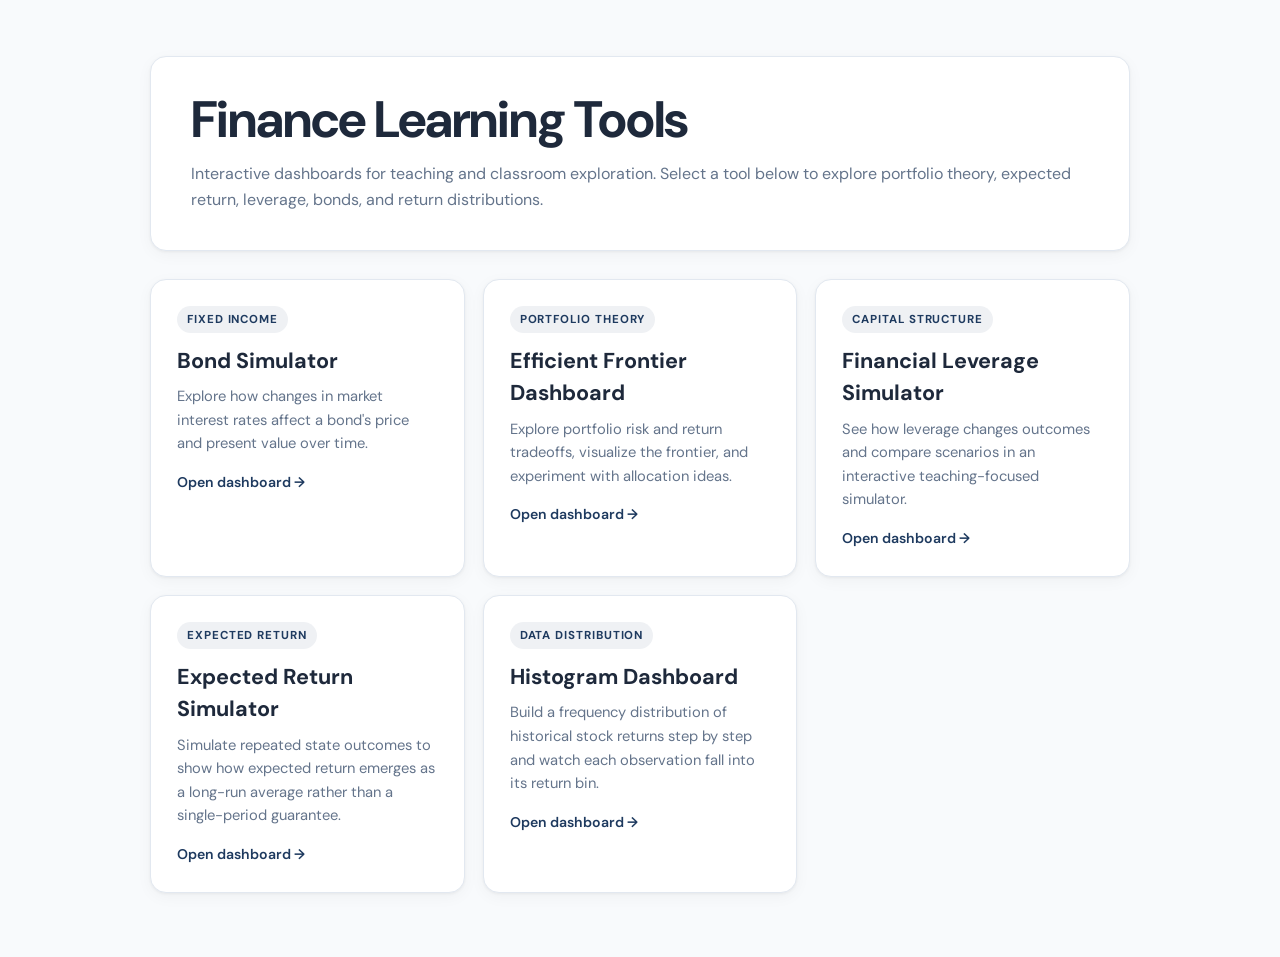
<file: index.html>
<!DOCTYPE html>
<html lang="en">
  <head>
    <meta charset="UTF-8" />
    <meta name="viewport" content="width=device-width, initial-scale=1.0" />
    <meta name="theme-color" content="#1e3a5f" />
    <link rel="icon" type="image/svg+xml" href="./favicon.svg" />
    <link rel="manifest" href="./manifest.json" />
    <link rel="stylesheet" href="./styles.css" />
    <title>Finance Learning Tools</title>
    <style>
      main {
        width: min(980px, calc(100% - 32px));
        margin: 0 auto;
        padding: 56px 0 64px;
      }

      .hero {
        margin-bottom: 28px;
        padding: 36px 40px;
        border: 1px solid var(--border);
        border-radius: var(--radius);
        background: var(--card);
        box-shadow: var(--shadow);
      }

      .eyebrow {
        margin: 0 0 12px;
        font-size: 0.78rem;
        font-weight: 700;
        letter-spacing: 0.14em;
        text-transform: uppercase;
        color: var(--accent);
      }

      h1 {
        font-size: clamp(2rem, 4.5vw, 3.2rem);
        font-weight: 700;
        line-height: 1.05;
        letter-spacing: -0.02em;
        color: var(--text);
      }

      .hero p {
        margin: 14px 0 0;
        font-size: 1rem;
        line-height: 1.65;
        color: var(--text-muted);
      }

      .grid {
        display: grid;
        grid-template-columns: repeat(auto-fit, minmax(260px, 1fr));
        gap: 18px;
      }

      .card {
        display: block;
        padding: 26px;
        border: 1px solid var(--border);
        border-radius: var(--radius);
        background: var(--card);
        box-shadow: var(--shadow);
        color: inherit;
        text-decoration: none;
        transition:
          transform 180ms ease,
          box-shadow 180ms ease,
          border-color 180ms ease;
      }

      .card:hover,
      .card:focus-visible {
        transform: translateY(-3px);
        border-color: rgba(30, 58, 95, 0.25);
        box-shadow: var(--shadow-lg);
      }

      .card-label {
        display: inline-block;
        margin-bottom: 12px;
        padding: 5px 10px;
        border-radius: 999px;
        background: var(--accent-light);
        font-size: 0.72rem;
        font-weight: 700;
        letter-spacing: 0.08em;
        text-transform: uppercase;
        color: var(--accent);
      }

      .card h2 {
        margin: 0 0 8px;
        font-size: 1.35rem;
        font-weight: 700;
        color: var(--text);
      }

      .card p {
        margin: 0;
        font-size: 0.92rem;
        line-height: 1.6;
        color: var(--text-muted);
      }

      .card .open-link {
        display: inline-block;
        margin-top: 16px;
        font-size: 0.88rem;
        font-weight: 600;
        color: var(--accent);
      }

      @media (max-width: 640px) {
        main {
          padding: 28px 0 40px;
        }
        .hero,
        .card {
          padding: 22px;
        }
      }
    </style>
  </head>
  <body>
    <main>
      <section class="hero">
        <h1>Finance Learning Tools</h1>
        <p>
          Interactive dashboards for teaching and classroom exploration.
          Select a tool below to explore portfolio theory, expected return,
          leverage, bonds, and return distributions.
        </p>
      </section>

      <section class="grid" aria-label="Dashboard list">
        <a class="card" href="./bond_simulator.html">
          <span class="card-label">Fixed Income</span>
          <h2>Bond Simulator</h2>
          <p>
            Explore how changes in market interest rates affect a bond's price
            and present value over time.
          </p>
          <span class="open-link">Open dashboard &rarr;</span>
        </a>

        <a class="card" href="./efficient_frontier_dashboard.html">
          <span class="card-label">Portfolio Theory</span>
          <h2>Efficient Frontier Dashboard</h2>
          <p>
            Explore portfolio risk and return tradeoffs, visualize the frontier,
            and experiment with allocation ideas.
          </p>
          <span class="open-link">Open dashboard &rarr;</span>
        </a>

        <a class="card" href="./financial_leverage_simulator.html">
          <span class="card-label">Capital Structure</span>
          <h2>Financial Leverage Simulator</h2>
          <p>
            See how leverage changes outcomes and compare scenarios in an
            interactive teaching-focused simulator.
          </p>
          <span class="open-link">Open dashboard &rarr;</span>
        </a>

        <a class="card" href="./expected_return_dashboard.html">
          <span class="card-label">Expected Return</span>
          <h2>Expected Return Simulator</h2>
          <p>
            Simulate repeated state outcomes to show how expected return
            emerges as a long-run average rather than a single-period guarantee.
          </p>
          <span class="open-link">Open dashboard &rarr;</span>
        </a>

        <a class="card" href="./histogram_dashboard.html">
          <span class="card-label">Data Distribution</span>
          <h2>Histogram Dashboard</h2>
          <p>
            Build a frequency distribution of historical stock returns step by
            step and watch each observation fall into its return bin.
          </p>
          <span class="open-link">Open dashboard &rarr;</span>
        </a>
      </section>
    </main>
  </body>
</html>
</file>
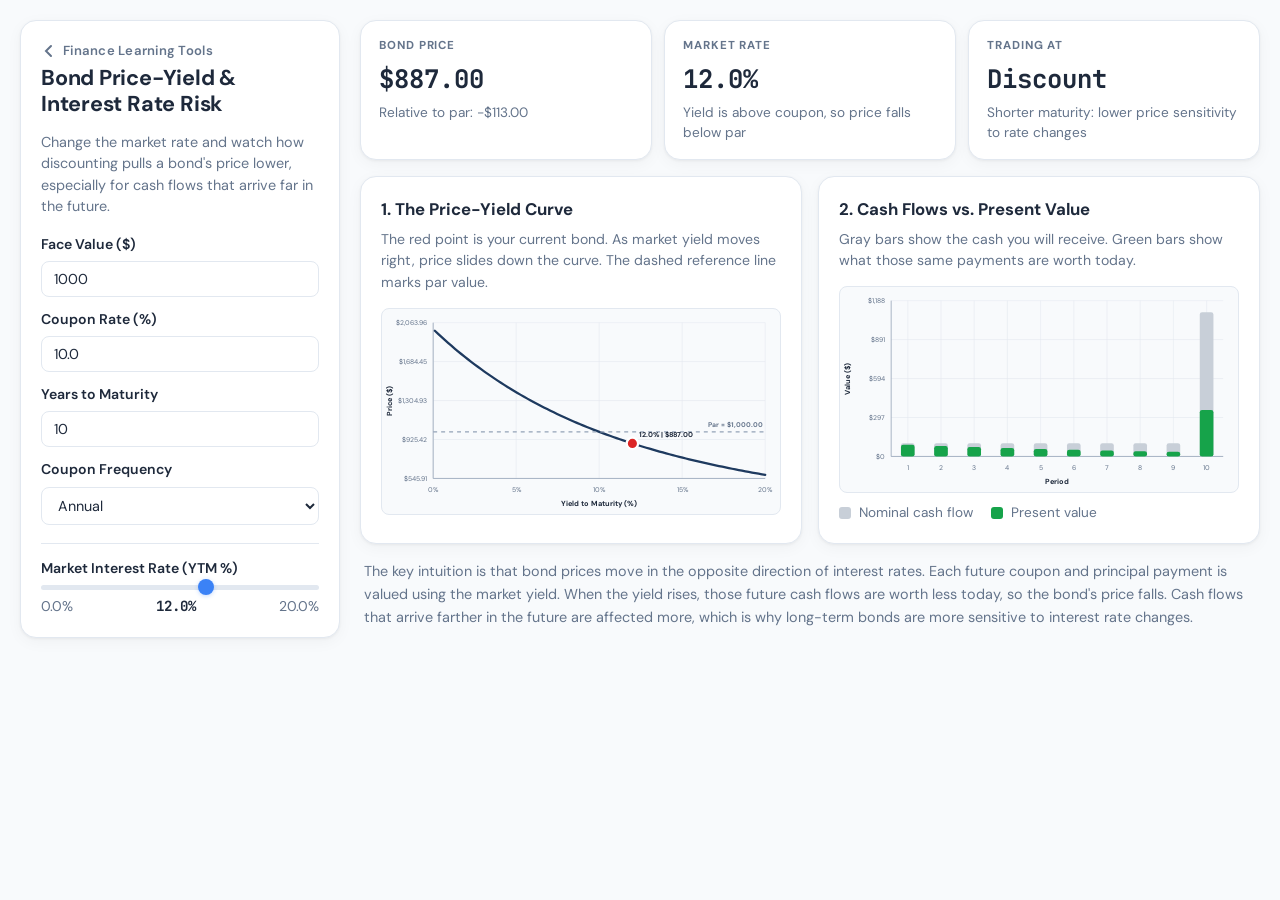
<file: bond_simulator.html>
<!DOCTYPE html>
<html lang="en">
<head>
  <meta charset="UTF-8">
  <meta name="viewport" content="width=device-width, initial-scale=1.0">
  <title>Bond Price-Yield &amp; Interest Rate Risk Simulator</title>
  <link rel="stylesheet" href="./styles.css" />
  <style>
    :root {
      --cash: #c8cfd8;
      --pv: #16a34a;
    }

    .page {
      display: grid;
      grid-template-columns: 320px minmax(0, 1fr);
      gap: 20px;
      padding: 20px;
      align-items: start;
    }

    .sidebar {
      padding: 20px;
      position: sticky;
      top: 20px;
      align-self: stretch;
    }

    .sidebar .page-header { margin-bottom: 14px; }
    .sidebar .page-header h1 { font-size: 1.35rem; }

    .sidebar .subtitle {
      margin: 0 0 16px;
      font-size: 0.9rem;
    }

    .controls {
      display: grid;
      gap: 12px;
    }

    .control {
      display: grid;
      gap: 6px;
    }

    .control label {
      font-size: 0.88rem;
      font-weight: 600;
    }

    .control input[type="number"],
    .control select {
      width: 100%;
    }

    .control input[type="range"] {
      width: 100%;
    }

    .divider {
      height: 1px;
      margin: 6px 0 2px;
      background: var(--border);
    }

    .slider-row {
      display: flex;
      justify-content: space-between;
      gap: 12px;
      align-items: center;
      color: var(--text-muted);
      font-size: 0.88rem;
    }

    .slider-row strong {
      font-family: 'JetBrains Mono', monospace;
      color: var(--text);
    }

    .content {
      display: grid;
      gap: 16px;
    }

    .metrics {
      display: grid;
      grid-template-columns: repeat(3, minmax(0, 1fr));
      gap: 12px;
    }

    .metric {
      padding: 16px 18px;
      min-height: 92px;
    }

    .metric-label {
      font-size: 0.72rem;
      text-transform: uppercase;
      letter-spacing: 0.08em;
      color: var(--text-muted);
      font-weight: 700;
    }

    .metric-value {
      margin-top: 6px;
      font-family: 'JetBrains Mono', monospace;
      font-size: clamp(1.3rem, 2vw, 1.8rem);
      font-weight: 700;
    }

    .metric-note {
      margin-top: 4px;
      color: var(--text-muted);
      font-size: 0.85rem;
    }

    .chart-grid {
      display: grid;
      grid-template-columns: repeat(2, minmax(0, 1fr));
      gap: 16px;
    }

    .card {
      padding: 20px;
    }

    .card h3 {
      margin: 0;
      font-size: 1.05rem;
      font-weight: 700;
    }

    .card p {
      margin: 6px 0 14px;
      color: var(--text-muted);
      font-size: 0.88rem;
      line-height: 1.55;
    }

    .chart {
      width: 100%;
      height: auto;
      display: block;
      border-radius: var(--radius-sm);
      background: var(--bg);
      border: 1px solid var(--border);
    }

    .legend {
      display: flex;
      gap: 18px;
      flex-wrap: wrap;
      margin-top: 10px;
      color: var(--text-muted);
      font-size: 0.85rem;
    }

    .legend-item {
      display: inline-flex;
      align-items: center;
      gap: 8px;
    }

    .swatch {
      width: 12px;
      height: 12px;
      border-radius: 3px;
    }

    .footer-note {
      padding: 0 4px;
      color: var(--text-muted);
      line-height: 1.6;
      font-size: 0.9rem;
    }

    @media (max-width: 1080px) {
      .page {
        grid-template-columns: 1fr;
      }

      .sidebar {
        position: static;
      }

      .chart-grid,
      .metrics {
        grid-template-columns: 1fr;
      }
    }
  </style>
</head>
<body>
  <div class="page">
    <aside class="sidebar panel">
      <a class="back-link" href="./index.html">
        <svg viewBox="0 0 16 16" fill="none" stroke="currentColor" stroke-width="2" stroke-linecap="round"><path d="M10 3L5 8l5 5"/></svg>
        Finance Learning Tools
      </a>
      <div class="page-header">
        <h1>Bond Price-Yield &amp; Interest Rate Risk</h1>
      </div>
      <p class="subtitle" style="color:var(--text-muted);font-size:0.9rem;margin-bottom:16px;">Change the market rate and watch how discounting pulls a bond's price lower, especially for cash flows that arrive far in the future.</p>

      <div class="controls">
        <div class="control">
          <label for="faceValue">Face Value ($)</label>
          <input id="faceValue" type="number" min="100" step="100" value="1000">
        </div>

        <div class="control">
          <label for="couponRate">Coupon Rate (%)</label>
          <input id="couponRate" type="number" min="0" max="25" step="0.1" value="10.0">
        </div>

        <div class="control">
          <label for="years">Years to Maturity</label>
          <input id="years" type="number" min="1" max="30" step="1" value="10">
        </div>

        <div class="control">
          <label for="frequency">Coupon Frequency</label>
          <select id="frequency">
            <option value="1" selected>Annual</option>
            <option value="2">Semiannual</option>
          </select>
        </div>

        <div class="divider"></div>

        <div class="control">
          <label for="ytm">Market Interest Rate (YTM %)</label>
          <input id="ytm" type="range" min="0" max="20" step="0.1" value="12.0">
          <div class="slider-row">
            <span>0.0%</span>
            <strong id="ytmValue">12.0%</strong>
            <span>20.0%</span>
          </div>
        </div>
      </div>
    </aside>

    <main class="content">
      <section class="metrics">
        <article class="metric panel">
          <div class="metric-label">Bond Price</div>
          <div class="metric-value" id="priceMetric">$0.00</div>
          <div class="metric-note" id="priceGapMetric">Relative to par: $0.00</div>
        </article>

        <article class="metric panel">
          <div class="metric-label">Market Rate</div>
          <div class="metric-value" id="rateMetric">0.0%</div>
          <div class="metric-note" id="couponVsRateMetric">Coupon and market yield match</div>
        </article>

        <article class="metric panel">
          <div class="metric-label">Trading At</div>
          <div class="metric-value" id="tradingMetric">Par</div>
          <div class="metric-note" id="durationHintMetric">Longer maturity means more sensitivity</div>
        </article>
      </section>

      <section class="chart-grid">
        <article class="card panel">
          <h3>1. The Price-Yield Curve</h3>
          <p>The red point is your current bond. As market yield moves right, price slides down the curve. The dashed reference line marks par value.</p>
          <svg id="curveChart" class="chart" viewBox="0 0 700 360" aria-label="Bond price yield curve"></svg>
        </article>

        <article class="card panel">
          <h3>2. Cash Flows vs. Present Value</h3>
          <p>Gray bars show the cash you will receive. Green bars show what those same payments are worth today.</p>
          <svg id="cashFlowChart" class="chart" viewBox="0 0 700 360" aria-label="Cash flow present value chart"></svg>
          <div class="legend">
            <span class="legend-item"><span class="swatch" style="background: var(--cash);"></span>Nominal cash flow</span>
            <span class="legend-item"><span class="swatch" style="background: var(--pv);"></span>Present value</span>
          </div>
        </article>
      </section>

      <section class="footer-note">
        The key intuition is that bond prices move in the opposite direction of interest rates. Each future coupon and principal payment is valued using the market yield. When the yield rises, those future cash flows are worth less today, so the bond's price falls. Cash flows that arrive farther in the future are affected more, which is why long-term bonds are more sensitive to interest rate changes.
      </section>
    </main>
  </div>

  <script>
    const controls = {
      faceValue: document.getElementById("faceValue"),
      couponRate: document.getElementById("couponRate"),
      years: document.getElementById("years"),
      frequency: document.getElementById("frequency"),
      ytm: document.getElementById("ytm")
    };

    const outputs = {
      ytmValue: document.getElementById("ytmValue"),
      priceMetric: document.getElementById("priceMetric"),
      priceGapMetric: document.getElementById("priceGapMetric"),
      rateMetric: document.getElementById("rateMetric"),
      couponVsRateMetric: document.getElementById("couponVsRateMetric"),
      tradingMetric: document.getElementById("tradingMetric"),
      durationHintMetric: document.getElementById("durationHintMetric"),
      curveChart: document.getElementById("curveChart"),
      cashFlowChart: document.getElementById("cashFlowChart")
    };

    function currency(value) {
      return new Intl.NumberFormat("en-US", {
        style: "currency",
        currency: "USD",
        maximumFractionDigits: 2
      }).format(value);
    }

    function percent(value) {
      return `${value.toFixed(1)}%`;
    }

    function clamp(value, min, max) {
      return Math.max(min, Math.min(max, value));
    }

    function getInputs() {
      return {
        faceValue: Math.max(Number(controls.faceValue.value) || 0, 100),
        couponRate: Math.max(Number(controls.couponRate.value) || 0, 0) / 100,
        years: clamp(Math.round(Number(controls.years.value) || 1), 1, 30),
        frequency: Number(controls.frequency.value) || 2,
        ytm: Math.max(Number(controls.ytm.value) || 0, 0) / 100
      };
    }

    function buildCashFlows({ faceValue, couponRate, years, frequency, ytm }) {
      const periods = years * frequency;
      const periodCoupon = (faceValue * couponRate) / frequency;
      const periodYtm = ytm / frequency;
      const flows = [];

      for (let t = 1; t <= periods; t += 1) {
        let nominalCashFlow = periodCoupon;
        if (t === periods) nominalCashFlow += faceValue;

        const discountFactor = 1 / Math.pow(1 + periodYtm, t);
        const presentValue = nominalCashFlow * discountFactor;

        flows.push({
          period: t,
          nominalCashFlow,
          discountFactor,
          presentValue
        });
      }

      return flows;
    }

    function bondPrice({ faceValue, couponRate, years, frequency, ytm }) {
      return buildCashFlows({ faceValue, couponRate, years, frequency, ytm })
        .reduce((sum, row) => sum + row.presentValue, 0);
    }

    function priceCurvePoints(inputs) {
      const points = [];
      for (let i = 0; i <= 100; i += 1) {
        const ytm = 0.001 + (0.199 * i) / 100;
        points.push({
          x: ytm * 100,
          y: bondPrice({ ...inputs, ytm })
        });
      }
      return points;
    }

    function setMetricText(inputs, totalPrice) {
      const couponPercent = inputs.couponRate * 100;
      const marketPercent = inputs.ytm * 100;
      const priceGap = totalPrice - inputs.faceValue;

      outputs.ytmValue.textContent = percent(marketPercent);
      outputs.priceMetric.textContent = currency(totalPrice);
      outputs.priceGapMetric.textContent = `Relative to par: ${priceGap >= 0 ? "+" : ""}${currency(priceGap)}`;
      outputs.rateMetric.textContent = percent(marketPercent);

      if (Math.abs(couponPercent - marketPercent) < 0.05) {
        outputs.couponVsRateMetric.textContent = "Coupon and market yield match";
      } else if (marketPercent > couponPercent) {
        outputs.couponVsRateMetric.textContent = "Yield is above coupon, so price falls below par";
      } else {
        outputs.couponVsRateMetric.textContent = "Yield is below coupon, so price rises above par";
      }

      if (Math.abs(priceGap) < 0.5) {
        outputs.tradingMetric.textContent = "Par";
      } else if (priceGap < 0) {
        outputs.tradingMetric.textContent = "Discount";
      } else {
        outputs.tradingMetric.textContent = "Premium";
      }

      outputs.durationHintMetric.textContent =
        inputs.years >= 15
          ? "Long maturity: higher price sensitivity to rate changes"
          : "Shorter maturity: lower price sensitivity to rate changes";
    }

    function svgEl(tag, attrs = {}) {
      const el = document.createElementNS("http://www.w3.org/2000/svg", tag);
      Object.entries(attrs).forEach(([key, value]) => {
        el.setAttribute(key, value);
      });
      return el;
    }

    function clearSvg(svg) {
      while (svg.firstChild) svg.removeChild(svg.firstChild);
    }

    function drawAxes(svg, dims, xTicks, yTicks, xLabel, yLabel) {
      const { width, height, margin, xMin, xMax, yMin, yMax } = dims;
      const chartWidth = width - margin.left - margin.right;
      const chartHeight = height - margin.top - margin.bottom;
      const xSpan = xMax - xMin || 1;
      const ySpan = yMax - yMin || 1;

      const xScale = (value) => margin.left + ((value - xMin) / xSpan) * chartWidth;
      const yScale = (value) => margin.top + chartHeight - ((value - yMin) / ySpan) * chartHeight;

      svg.appendChild(svgEl("rect", {
        x: margin.left,
        y: margin.top,
        width: chartWidth,
        height: chartHeight,
        fill: "transparent"
      }));

      xTicks.forEach((tick) => {
        const x = xScale(tick.value);
        svg.appendChild(svgEl("line", {
          x1: x,
          y1: margin.top,
          x2: x,
          y2: height - margin.bottom,
          stroke: "#e2e8f0",
          "stroke-width": 1
        }));
        const label = svgEl("text", {
          x,
          y: height - margin.bottom + 24,
          "text-anchor": "middle",
          fill: "#64748b",
          "font-size": 12
        });
        label.textContent = tick.label;
        svg.appendChild(label);
      });

      yTicks.forEach((tick) => {
        const y = yScale(tick.value);
        svg.appendChild(svgEl("line", {
          x1: margin.left,
          y1: y,
          x2: width - margin.right,
          y2: y,
          stroke: "#e2e8f0",
          "stroke-width": 1
        }));
        const label = svgEl("text", {
          x: margin.left - 10,
          y: y + 4,
          "text-anchor": "end",
          fill: "#64748b",
          "font-size": 12
        });
        label.textContent = tick.label;
        svg.appendChild(label);
      });

      svg.appendChild(svgEl("line", {
        x1: margin.left,
        y1: height - margin.bottom,
        x2: width - margin.right,
        y2: height - margin.bottom,
        stroke: "#94a3b8",
        "stroke-width": 1.4
      }));

      svg.appendChild(svgEl("line", {
        x1: margin.left,
        y1: margin.top,
        x2: margin.left,
        y2: height - margin.bottom,
        stroke: "#94a3b8",
        "stroke-width": 1.4
      }));

      const xText = svgEl("text", {
        x: margin.left + chartWidth / 2,
        y: height - 14,
        "text-anchor": "middle",
        fill: "#1e293b",
        "font-size": 13,
        "font-weight": 700
      });
      xText.textContent = xLabel;
      svg.appendChild(xText);

      const yText = svgEl("text", {
        x: 18,
        y: margin.top + chartHeight / 2,
        transform: `rotate(-90 18 ${margin.top + chartHeight / 2})`,
        "text-anchor": "middle",
        fill: "#1e293b",
        "font-size": 13,
        "font-weight": 700
      });
      yText.textContent = yLabel;
      svg.appendChild(yText);

      return { xScale, yScale };
    }

    function drawCurveChart(points, currentPoint) {
      const svg = outputs.curveChart;
      clearSvg(svg);

      const width = 700;
      const height = 360;
      const margin = { top: 24, right: 26, bottom: 62, left: 90 };
      const yValues = points.map((point) => point.y);
      const yMin = Math.min(...yValues);
      const yMax = Math.max(...yValues);
      const chartMin = Math.max(0, yMin * 0.94);
      const chartMax = Math.max(yMax * 1.04, currentPoint.y, currentPoint.faceValue || 0, chartMin + 1);
      const dims = {
        width,
        height,
        margin,
        xMin: 0,
        xMax: 20,
        yMin: chartMin,
        yMax: chartMax
      };

      const xTicks = [0, 5, 10, 15, 20].map((value) => ({ value, label: `${value}%` }));
      const yStep = (dims.yMax - dims.yMin) / 4 || 1;
      const yTicks = Array.from({ length: 5 }, (_, index) => {
        const value = dims.yMin + yStep * index;
        return { value, label: currency(value).replace(".00", "") };
      });

      const { xScale, yScale } = drawAxes(
        svg,
        dims,
        xTicks,
        yTicks,
        "Yield to Maturity (%)",
        "Price ($)"
      );

      const pathData = points
        .map((point, index) => `${index === 0 ? "M" : "L"} ${xScale(point.x)} ${yScale(point.y)}`)
        .join(" ");

      svg.appendChild(svgEl("path", {
        d: pathData,
        fill: "none",
        stroke: "#1e3a5f",
        "stroke-width": 4,
        "stroke-linecap": "round",
        "stroke-linejoin": "round"
      }));

      const parY = yScale(currentPoint.faceValue);
      svg.appendChild(svgEl("line", {
        x1: margin.left,
        y1: parY,
        x2: width - margin.right,
        y2: parY,
        stroke: "#94a3b8",
        "stroke-width": 2,
        "stroke-dasharray": "7 7"
      }));

      const parLabel = svgEl("text", {
        x: width - margin.right - 4,
        y: parY - 8,
        "text-anchor": "end",
        fill: "#64748b",
        "font-size": 12,
        "font-weight": 700
      });
      parLabel.textContent = `Par = ${currency(currentPoint.faceValue)}`;
      svg.appendChild(parLabel);

      const cx = xScale(currentPoint.x);
      const cy = yScale(currentPoint.y);

      svg.appendChild(svgEl("circle", {
        cx,
        cy,
        r: 10,
        fill: "#dc2626",
        stroke: "#ffffff",
        "stroke-width": 4
      }));

      const guide = svgEl("text", {
        x: Math.min(cx + 12, width - margin.right - 5),
        y: Math.max(cy - 12, margin.top + 16),
        fill: "#1e293b",
        "font-size": 12.5,
        "font-weight": 700
      });
      guide.textContent = `${percent(currentPoint.x)} | ${currency(currentPoint.y)}`;
      svg.appendChild(guide);
    }

    function drawCashFlowChart(flows) {
      const svg = outputs.cashFlowChart;
      clearSvg(svg);

      const width = 700;
      const height = 360;
      const margin = { top: 24, right: 26, bottom: 62, left: 90 };
      const maxValue = Math.max(Math.max(...flows.map((flow) => flow.nominalCashFlow)) * 1.08, 1);
      const dims = {
        width,
        height,
        margin,
        xMin: 0.5,
        xMax: flows.length + 0.5,
        yMin: 0,
        yMax: maxValue
      };

      const tickPeriods = flows.length <= 10
        ? flows.map((flow) => flow.period)
        : [1, Math.ceil(flows.length / 4), Math.ceil(flows.length / 2), flows.length];

      const xTicks = tickPeriods.map((value) => ({ value, label: String(value) }));
      const yTicks = Array.from({ length: 5 }, (_, index) => {
        const value = (maxValue / 4) * index;
        return { value, label: currency(value).replace(".00", "") };
      });

      const { xScale, yScale } = drawAxes(
        svg,
        dims,
        xTicks,
        yTicks,
        "Period",
        "Value ($)"
      );

      const chartWidth = width - margin.left - margin.right;
      const slotWidth = chartWidth / flows.length;
      const barWidth = Math.min(24, slotWidth * 0.64);

      flows.forEach((flow) => {
        const centerX = xScale(flow.period);
        const nominalY = yScale(flow.nominalCashFlow);
        const pvY = yScale(flow.presentValue);
        const baseY = yScale(0);

        svg.appendChild(svgEl("rect", {
          x: centerX - barWidth / 2,
          y: nominalY,
          width: barWidth,
          height: baseY - nominalY,
          rx: 4,
          fill: "#c8cfd8"
        }));

        svg.appendChild(svgEl("rect", {
          x: centerX - barWidth / 2,
          y: pvY,
          width: barWidth,
          height: baseY - pvY,
          rx: 4,
          fill: "#16a34a"
        }));
      });
    }

    function render() {
      const inputs = getInputs();
      controls.years.value = inputs.years;

      const flows = buildCashFlows(inputs);
      const totalPrice = flows.reduce((sum, row) => sum + row.presentValue, 0);
      const curve = priceCurvePoints(inputs);

      setMetricText(inputs, totalPrice);
      drawCurveChart(curve, { x: inputs.ytm * 100, y: totalPrice, faceValue: inputs.faceValue });
      drawCashFlowChart(flows);
    }

    Object.values(controls).forEach((control) => {
      control.addEventListener("input", render);
      control.addEventListener("change", render);
    });

    render();
  </script>
</body>
</html>
</file>
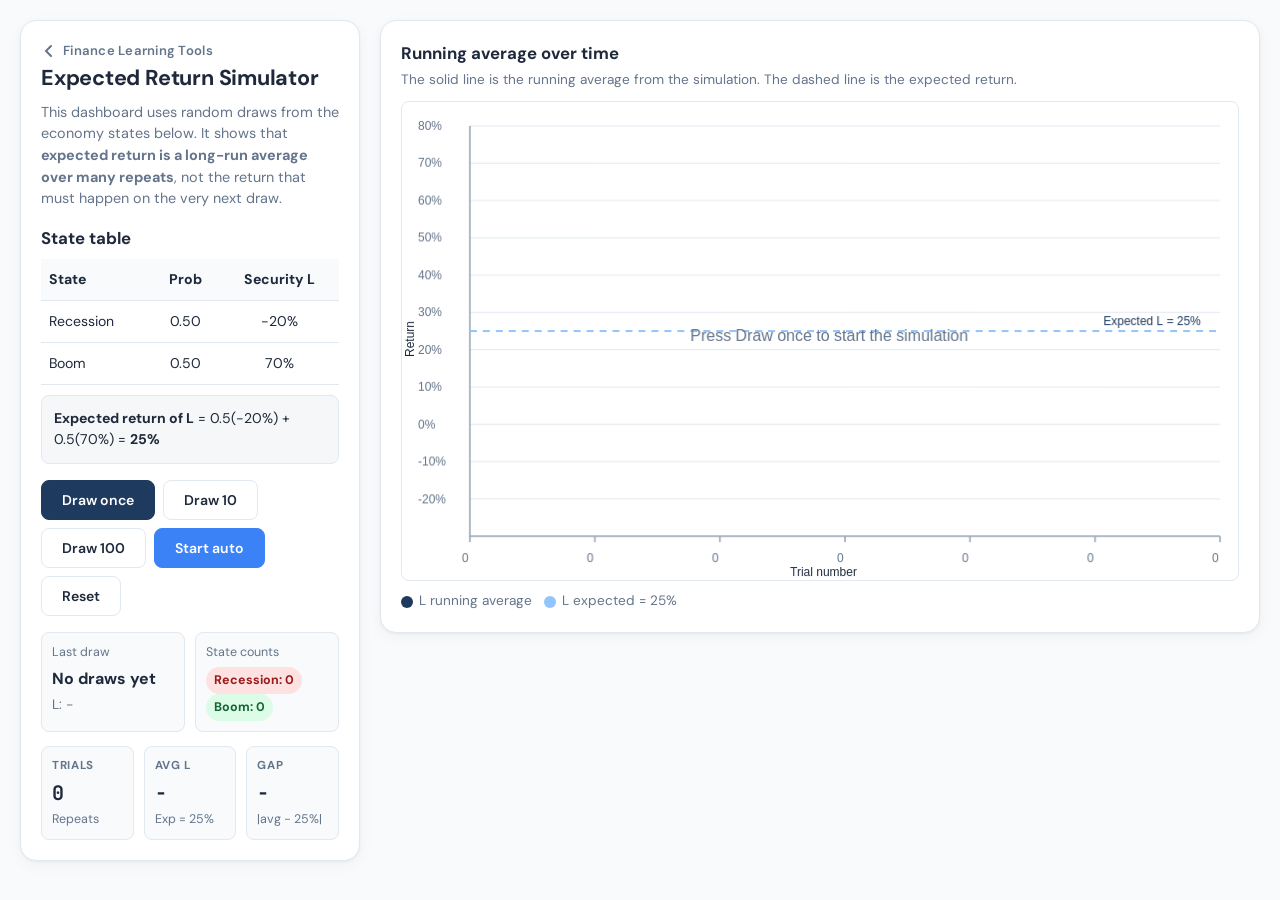
<file: expected_return_dashboard.html>
<!DOCTYPE html>
<html lang="en">
<head>
  <meta charset="UTF-8" />
  <meta name="viewport" content="width=device-width, initial-scale=1.0" />
  <title>Expected Return Simulator</title>
  <link rel="stylesheet" href="./styles.css" />
  <style>
    :root {
      --good: #16a34a;
      --bad: #dc2626;
      --soft: rgba(30, 58, 95, 0.04);
    }

    .page {
      display: grid;
      grid-template-columns: 340px minmax(0, 1fr);
      gap: 20px;
      padding: 20px;
      align-items: start;
    }

    .sidebar {
      padding: 20px;
      position: sticky;
      top: 20px;
    }

    .sidebar .page-header { margin-bottom: 10px; }
    .sidebar .page-header h1 { font-size: 1.35rem; }

    .sidebar .subtitle {
      margin: 0 0 16px;
      font-size: 0.9rem;
      color: var(--text-muted);
      line-height: 1.5;
    }

    .sidebar h2 {
      font-size: 1.05rem;
      font-weight: 700;
      margin: 0 0 8px;
    }

    table {
      width: 100%;
      border-collapse: collapse;
      font-size: 0.88rem;
    }

    th, td {
      padding: 10px 8px;
      border-bottom: 1px solid var(--border);
      text-align: center;
    }

    th:first-child, td:first-child { text-align: left; }

    thead th {
      background: var(--bg);
      font-weight: 700;
    }

    .formula {
      background: var(--soft);
      border: 1px solid var(--border);
      border-radius: var(--radius-sm);
      padding: 12px;
      margin: 10px 0 16px;
      font-size: 0.88rem;
    }

    .controls {
      display: flex;
      flex-wrap: wrap;
      gap: 8px;
      margin-bottom: 16px;
    }

    .info-grid {
      display: grid;
      grid-template-columns: 1fr 1fr;
      gap: 10px;
      margin-bottom: 14px;
    }

    .mini-card {
      border: 1px solid var(--border);
      border-radius: var(--radius-sm);
      padding: 10px;
      background: var(--bg);
    }

    .mini-card .label {
      color: var(--text-muted);
      font-size: 0.78rem;
      margin-bottom: 4px;
    }

    .pill {
      display: inline-block;
      padding: 4px 8px;
      border-radius: 999px;
      font-weight: 700;
      font-size: 0.78rem;
      margin-right: 4px;
    }

    .boom { background: #dcfce7; color: #166534; }
    .recession { background: #fee2e2; color: #991b1b; }

    .kpi-grid {
      display: grid;
      grid-template-columns: repeat(3, 1fr);
      gap: 10px;
    }

    .kpi {
      border: 1px solid var(--border);
      border-radius: var(--radius-sm);
      padding: 10px;
      background: var(--bg);
    }

    .kpi .label {
      color: var(--text-muted);
      font-size: 0.72rem;
      text-transform: uppercase;
      letter-spacing: 0.06em;
      font-weight: 700;
      margin-bottom: 4px;
    }

    .kpi .value {
      font-family: 'JetBrains Mono', monospace;
      font-size: 1.25rem;
      font-weight: 700;
    }

    .kpi .sub {
      font-size: 0.78rem;
      color: var(--text-muted);
      margin-top: 2px;
    }

    /* ── Right: chart card ── */
    .content {
      display: grid;
      gap: 16px;
    }

    .chart-card {
      padding: 20px;
      display: flex;
      flex-direction: column;
    }

    .chart-card h2 {
      font-size: 1.05rem;
      font-weight: 700;
      margin: 0 0 4px;
    }

    .chart-card .small {
      color: var(--text-muted);
      font-size: 0.85rem;
    }

    .chart-wrap {
      flex: 1;
      margin-top: 10px;
      min-height: 480px;
    }

    canvas {
      width: 100%;
      height: 100%;
      border: 1px solid var(--border);
      border-radius: var(--radius-sm);
      background: #fff;
      display: block;
    }

    .legend {
      display: flex;
      flex-wrap: wrap;
      gap: 12px;
      font-size: 0.85rem;
      margin-top: 10px;
      color: var(--text-muted);
    }

    .dot {
      display: inline-block;
      width: 12px;
      height: 12px;
      border-radius: 50%;
      margin-right: 6px;
      vertical-align: middle;
    }

    .delta-good { color: var(--good); }
    .delta-bad { color: var(--bad); }

    @media (max-width: 980px) {
      .page { grid-template-columns: 1fr; }
      .sidebar { position: static; }
      .kpi-grid { grid-template-columns: 1fr; }
    }
  </style>
</head>
<body>
  <div class="page">
    <aside class="sidebar panel">
      <a class="back-link" href="./index.html">
        <svg viewBox="0 0 16 16" fill="none" stroke="currentColor" stroke-width="2" stroke-linecap="round"><path d="M10 3L5 8l5 5"/></svg>
        Finance Learning Tools
      </a>
      <div class="page-header">
        <h1>Expected Return Simulator</h1>
      </div>
      <p class="subtitle">This dashboard uses random draws from the economy states below. It shows that <strong>expected return is a long-run average over many repeats</strong>, not the return that must happen on the very next draw.</p>

      <h2>State table</h2>
      <table>
        <thead>
          <tr>
            <th>State</th>
            <th>Prob</th>
            <th>Security L</th>
          </tr>
        </thead>
        <tbody>
          <tr>
            <td>Recession</td>
            <td>0.50</td>
            <td>-20%</td>
          </tr>
          <tr>
            <td>Boom</td>
            <td>0.50</td>
            <td>70%</td>
          </tr>
        </tbody>
      </table>
      <div class="formula">
        <strong>Expected return of L</strong> = 0.5(-20%) + 0.5(70%) = <strong>25%</strong>
      </div>

      <div class="controls">
        <button class="btn btn-primary" id="draw1">Draw once</button>
        <button class="btn btn-outline" id="draw10">Draw 10</button>
        <button class="btn btn-outline" id="draw100">Draw 100</button>
        <button class="btn btn-secondary" id="autoBtn">Start auto</button>
        <button class="btn btn-outline" id="resetBtn">Reset</button>
      </div>

      <div class="info-grid">
        <div class="mini-card">
          <div class="label">Last draw</div>
          <div id="lastState" style="margin-top:6px; font-size:1rem; font-weight:700;">No draws yet</div>
          <div id="lastReturn" style="color:var(--text-muted);font-size:0.85rem;margin-top:4px;">L: -</div>
        </div>
        <div class="mini-card">
          <div class="label">State counts</div>
          <div style="margin-top:6px;">
            <span class="pill recession">Recession: <span id="recCount">0</span></span>
            <span class="pill boom">Boom: <span id="boomCount">0</span></span>
          </div>
        </div>
      </div>

      <div class="kpi-grid">
        <div class="kpi">
          <div class="label">Trials</div>
          <div class="value" id="trials">0</div>
          <div class="sub">Repeats</div>
        </div>
        <div class="kpi">
          <div class="label">Avg L</div>
          <div class="value" id="avgL">-</div>
          <div class="sub">Exp = 25%</div>
        </div>
        <div class="kpi">
          <div class="label">Gap</div>
          <div class="value" id="distance">-</div>
          <div class="sub">|avg − 25%|</div>
        </div>
      </div>
    </aside>

    <div class="content">
      <div class="chart-card panel">
        <h2>Running average over time</h2>
        <div class="small">The solid line is the running average from the simulation. The dashed line is the expected return.</div>
        <div class="chart-wrap">
          <canvas id="chart"></canvas>
        </div>
        <div class="legend">
          <span><span class="dot" style="background:#1e3a5f"></span>L running average</span>
          <span><span class="dot" style="background:#93c5fd"></span>L expected = 25%</span>
        </div>
      </div>
    </div>
  </div>

  <script>
    const expectedL = 0.25;

    let n = 0;
    let sumL = 0;
    let boomCount = 0;
    let recCount = 0;
    let avgSeriesL = [];
    let autoId = null;

    const els = {
      trials: document.getElementById('trials'),
      avgL: document.getElementById('avgL'),
      distance: document.getElementById('distance'),
      boomCount: document.getElementById('boomCount'),
      recCount: document.getElementById('recCount'),
      lastState: document.getElementById('lastState'),
      lastReturn: document.getElementById('lastReturn'),
      autoBtn: document.getElementById('autoBtn')
    };

    function pct(x) {
      return `${(x * 100).toFixed(2)}%`;
    }

    function resizeCanvas() {
      const canvas = document.getElementById('chart');
      const ratio = window.devicePixelRatio || 1;
      const rect = canvas.getBoundingClientRect();
      canvas.width = Math.max(640, Math.floor(rect.width * ratio));
      canvas.height = Math.max(420, Math.floor(rect.height * ratio));
      const ctx = canvas.getContext('2d');
      ctx.setTransform(ratio, 0, 0, ratio, 0, 0);
      renderChart();
    }

    function drawOne() {
      const state = Math.random() < 0.5 ? 'Recession' : 'Boom';
      const l = state === 'Recession' ? -0.20 : 0.70;

      n += 1;
      sumL += l;
      if (state === 'Recession') recCount += 1; else boomCount += 1;

      const avgL = sumL / n;
      avgSeriesL.push(avgL);

      updatePanels(state, l, avgL);
      renderChart();
    }

    function drawMany(k) {
      for (let i = 0; i < k; i++) drawOne();
    }

    function updatePanels(state, l, avgL) {
      els.trials.textContent = n.toLocaleString();
      els.avgL.textContent = pct(avgL);
      const gap = Math.abs(avgL - expectedL);
      els.distance.textContent = pct(gap);
      els.distance.className = 'value ' + (gap < 0.03 ? 'delta-good' : gap < 0.08 ? '' : 'delta-bad');

      els.boomCount.textContent = boomCount.toLocaleString();
      els.recCount.textContent = recCount.toLocaleString();
      els.lastState.innerHTML = state === 'Boom'
        ? '<span class="pill boom">Boom</span>'
        : '<span class="pill recession">Recession</span>';
      els.lastReturn.textContent = `L: ${pct(l)}`;
    }

    function renderChart() {
      const canvas = document.getElementById('chart');
      const ratio = window.devicePixelRatio || 1;
      const ctx = canvas.getContext('2d');
      const w = canvas.width / ratio;
      const h = canvas.height / ratio;
      ctx.clearRect(0, 0, w, h);

      const m = { top: 24, right: 18, bottom: 44, left: 68 };
      const innerW = w - m.left - m.right;
      const innerH = h - m.top - m.bottom;

      const yMin = -0.30;
      const yMax = 0.80;

      function xScale(i) {
        if (Math.max(n, 1) === 1) return m.left;
        return m.left + (i / (Math.max(n - 1, 1))) * innerW;
      }
      function yScale(v) {
        return m.top + (1 - (v - yMin) / (yMax - yMin)) * innerH;
      }

      ctx.strokeStyle = '#e2e8f0';
      ctx.lineWidth = 1;
      ctx.font = '12px DM Sans, sans-serif';
      ctx.fillStyle = '#64748b';
      for (let val = -0.2; val <= 0.8; val += 0.1) {
        const y = yScale(val);
        ctx.beginPath();
        ctx.moveTo(m.left, y);
        ctx.lineTo(w - m.right, y);
        ctx.stroke();
        ctx.fillText(`${Math.round(val * 100)}%`, 16, y + 4);
      }

      ctx.strokeStyle = '#94a3b8';
      ctx.lineWidth = 1.5;
      ctx.beginPath();
      ctx.moveTo(m.left, m.top);
      ctx.lineTo(m.left, h - m.bottom);
      ctx.lineTo(w - m.right, h - m.bottom);
      ctx.stroke();

      drawDashedLine(ctx, m.left, yScale(expectedL), w - m.right, yScale(expectedL), '#93c5fd');
      ctx.fillStyle = '#1e3a5f';
      ctx.fillText('Expected L = 25%', w - 135, yScale(expectedL) - 6);

      if (n > 0) {
        drawSeries(ctx, avgSeriesL, '#1e3a5f', xScale, yScale);
        const xLast = xScale(n - 1);
        circle(ctx, xLast, yScale(avgSeriesL[n - 1]), 4, '#1e3a5f');
      }

      ctx.fillStyle = '#64748b';
      const tickCount = 6;
      for (let t = 0; t <= tickCount; t++) {
        const x = m.left + (t / tickCount) * innerW;
        const trialNum = Math.round((t / tickCount) * n);
        ctx.beginPath();
        ctx.moveTo(x, h - m.bottom);
        ctx.lineTo(x, h - m.bottom + 6);
        ctx.strokeStyle = '#94a3b8';
        ctx.stroke();
        ctx.fillText(String(trialNum), x - 8, h - 18);
      }

      ctx.fillStyle = '#1e293b';
      ctx.font = '12px DM Sans, sans-serif';
      ctx.fillText('Trial number', w / 2 - 30, h - 4);
      ctx.save();
      ctx.translate(12, h / 2 + 16);
      ctx.rotate(-Math.PI / 2);
      ctx.fillText('Return', 0, 0);
      ctx.restore();

      if (n === 0) {
        ctx.fillStyle = '#64748b';
        ctx.font = '16px DM Sans, sans-serif';
        ctx.fillText('Press Draw once to start the simulation', w / 2 - 130, h / 2);
      }
    }

    function drawSeries(ctx, arr, color, xScale, yScale) {
      ctx.beginPath();
      for (let i = 0; i < arr.length; i++) {
        const x = xScale(i);
        const y = yScale(arr[i]);
        if (i === 0) ctx.moveTo(x, y);
        else ctx.lineTo(x, y);
      }
      ctx.strokeStyle = color;
      ctx.lineWidth = 2.5;
      ctx.stroke();
    }

    function drawDashedLine(ctx, x1, y1, x2, y2, color) {
      ctx.save();
      ctx.setLineDash([7, 6]);
      ctx.strokeStyle = color;
      ctx.lineWidth = 2;
      ctx.beginPath();
      ctx.moveTo(x1, y1);
      ctx.lineTo(x2, y2);
      ctx.stroke();
      ctx.restore();
    }

    function circle(ctx, x, y, r, color) {
      ctx.beginPath();
      ctx.arc(x, y, r, 0, Math.PI * 2);
      ctx.fillStyle = color;
      ctx.fill();
    }

    function resetAll() {
      n = 0;
      sumL = 0;
      boomCount = 0;
      recCount = 0;
      avgSeriesL = [];
      stopAuto();
      els.trials.textContent = '0';
      els.avgL.textContent = '-';
      els.distance.textContent = '-';
      els.distance.className = 'value';
      els.boomCount.textContent = '0';
      els.recCount.textContent = '0';
      els.lastState.textContent = 'No draws yet';
      els.lastReturn.textContent = 'L: -';
      renderChart();
    }

    function startAuto() {
      if (autoId) return;
      els.autoBtn.textContent = 'Stop auto';
      autoId = setInterval(() => drawMany(20), 80);
    }

    function stopAuto() {
      if (!autoId) return;
      clearInterval(autoId);
      autoId = null;
      els.autoBtn.textContent = 'Start auto';
    }

    function toggleAuto() {
      if (autoId) stopAuto();
      else startAuto();
    }

    document.getElementById('draw1').addEventListener('click', () => drawOne());
    document.getElementById('draw10').addEventListener('click', () => drawMany(10));
    document.getElementById('draw100').addEventListener('click', () => drawMany(100));
    document.getElementById('resetBtn').addEventListener('click', resetAll);
    els.autoBtn.addEventListener('click', toggleAuto);

    window.addEventListener('resize', resizeCanvas);
    resetAll();
    setTimeout(resizeCanvas, 0);
  </script>
</body>
</html>
</file>
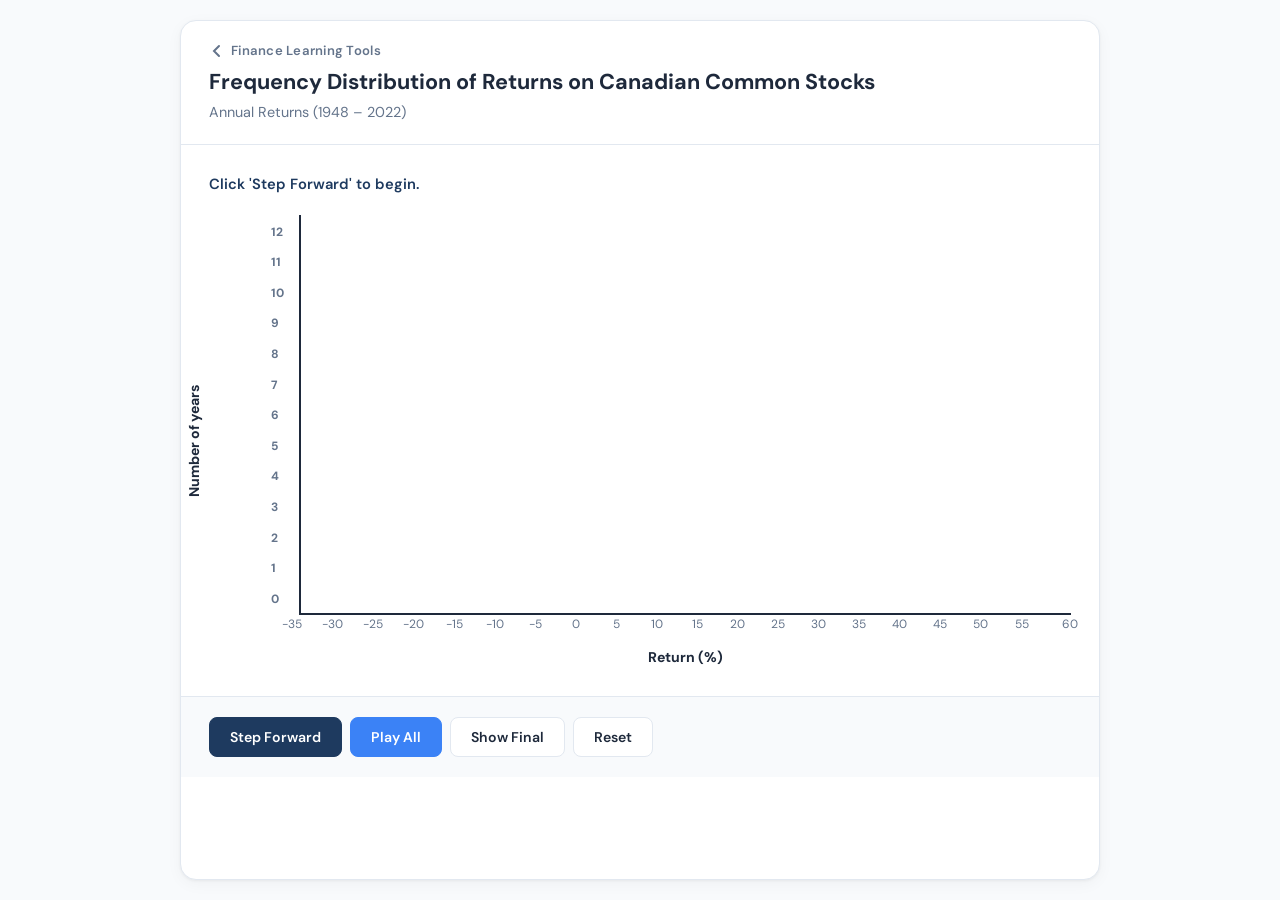
<file: histogram_dashboard.html>
<!DOCTYPE html>
<html lang="en">
<head>
    <meta charset="UTF-8">
    <meta name="viewport" content="width=device-width, initial-scale=1.0">
    <title>Interactive Frequency Distribution</title>
    <link rel="stylesheet" href="./styles.css" />
    <style>
        body {
            display: flex;
            justify-content: center;
            padding: 20px;
        }

        .app-container {
            background: var(--card);
            width: 100%;
            max-width: 920px;
            border-radius: var(--radius);
            box-shadow: var(--shadow);
            border: 1px solid var(--border);
            overflow: hidden;
            display: flex;
            flex-direction: column;
        }

        .header {
            padding: 20px 28px;
            border-bottom: 1px solid var(--border);
        }

        .header h1 {
            font-size: 1.35rem;
            font-weight: 700;
            color: var(--text);
        }

        .header .subtitle {
            color: var(--text-muted);
            font-size: 0.9rem;
            margin-top: 4px;
        }

        .content {
            padding: 28px;
        }

        .status {
            font-size: 0.92rem;
            font-weight: 600;
            margin-bottom: 20px;
            min-height: 22px;
            color: var(--accent);
        }

        .chart-container {
            display: flex;
            align-items: flex-end;
            justify-content: center;
            height: 400px;
            border-bottom: 2px solid var(--text);
            border-left: 2px solid var(--text);
            padding-bottom: 5px;
            width: 100%;
            position: relative;
        }

        .y-axis {
            position: absolute;
            left: -30px;
            height: 100%;
            display: flex;
            flex-direction: column-reverse;
            justify-content: space-between;
            font-size: 0.75rem;
            font-weight: 700;
            color: var(--text-muted);
        }

        .bin-column {
            flex: 1;
            display: flex;
            flex-direction: column-reverse;
            align-items: center;
            height: 100%;
            margin: 0 1px;
            position: relative;
        }

        .data-block {
            width: 100%;
            height: 0;
            background-color: #93c5fd;
            border: 1px solid var(--accent);
            box-sizing: border-box;
            transition: height 0.3s ease-in-out, background-color 0.3s;
        }

        .data-block.highlight {
            background-color: var(--orange);
        }

        .x-axis-label {
            position: absolute;
            bottom: -25px;
            font-size: 0.75rem;
            left: -10px;
            transform: translateX(-50%);
            color: var(--text-muted);
        }

        .x-axis-title {
            margin-top: 32px;
            font-weight: 700;
            font-size: 0.88rem;
            color: var(--text);
            text-align: center;
        }

        .y-axis-title {
            position: absolute;
            left: -70px;
            top: 50%;
            transform: translateY(-50%) rotate(-90deg);
            font-weight: 700;
            font-size: 0.88rem;
            color: var(--text);
        }

        .chart-area {
            position: relative;
            padding-left: 90px;
        }

        .controls {
            background: var(--bg);
            padding: 20px 28px;
            border-top: 1px solid var(--border);
            display: flex;
            flex-wrap: wrap;
            gap: 8px;
        }
    </style>
</head>
<body>

    <div class="app-container">
        <div class="header">
            <a class="back-link" href="./index.html">
                <svg viewBox="0 0 16 16" fill="none" stroke="currentColor" stroke-width="2" stroke-linecap="round" style="width:16px;height:16px;"><path d="M10 3L5 8l5 5"/></svg>
                Finance Learning Tools
            </a>
            <h1>Frequency Distribution of Returns on Canadian Common Stocks</h1>
            <div class="subtitle">Annual Returns (1948 – 2022)</div>
        </div>

        <div class="content">
            <div class="status" id="status-text">Click 'Step Forward' to begin.</div>

            <div class="chart-area">
                <div class="y-axis-title">Number of years</div>
                <div class="chart-container" id="chart">
                    <div class="y-axis" id="y-axis-labels"></div>
                </div>
                <div class="x-axis-title">Return (%)</div>
            </div>
        </div>

        <div class="controls">
            <button class="btn btn-primary" id="btn-step" onclick="step()">Step Forward</button>
            <button class="btn btn-secondary" id="btn-play" onclick="playAll()">Play All</button>
            <button class="btn btn-outline" id="btn-final" onclick="showFinal()">Show Final</button>
            <button class="btn btn-outline" id="btn-reset" onclick="reset()">Reset</button>
        </div>
    </div>

<script>
    // Data extracted from the provided tables
    const returnsData = [
        {year: 1948, return: 12.25}, {year: 1949, return: 23.85}, {year: 1950, return: 51.69}, {year: 1951, return: 25.44},
        {year: 1952, return: 0.01}, {year: 1953, return: 2.56}, {year: 1954, return: 39.37}, {year: 1955, return: 27.68},
        {year: 1956, return: 12.68}, {year: 1957, return: -20.58}, {year: 1958, return: 31.25}, {year: 1959, return: 4.59},
        {year: 1960, return: 1.78}, {year: 1961, return: 32.75}, {year: 1962, return: -7.09}, {year: 1963, return: 15.60},
        {year: 1964, return: 25.43}, {year: 1965, return: 6.67}, {year: 1966, return: -7.07}, {year: 1967, return: 18.09},
        {year: 1968, return: 22.45}, {year: 1969, return: -0.81}, {year: 1970, return: -3.57}, {year: 1971, return: 8.01},
        {year: 1972, return: 27.37}, {year: 1973, return: 0.27}, {year: 1974, return: -25.93}, {year: 1975, return: 18.48},
        {year: 1976, return: 11.02}, {year: 1977, return: 10.71}, {year: 1978, return: 29.72}, {year: 1979, return: 44.77},
        {year: 1980, return: 30.13}, {year: 1981, return: -10.25}, {year: 1982, return: 5.54}, {year: 1983, return: 35.49},
        {year: 1984, return: -2.39}, {year: 1985, return: 25.07}, {year: 1986, return: 8.95}, {year: 1987, return: 5.88},
        {year: 1988, return: 11.08}, {year: 1989, return: 21.37}, {year: 1990, return: -14.80}, {year: 1991, return: 12.02},
        {year: 1992, return: -1.43}, {year: 1993, return: 32.55}, {year: 1994, return: -0.18}, {year: 1995, return: 14.53},
        {year: 1996, return: 28.35}, {year: 1997, return: 14.98}, {year: 1998, return: -1.58}, {year: 1999, return: 31.59},
        {year: 2000, return: 7.41}, {year: 2001, return: -12.60}, {year: 2002, return: -12.40}, {year: 2003, return: 26.70},
        {year: 2004, return: 14.50}, {year: 2005, return: 23.29}, {year: 2006, return: 17.30}, {year: 2007, return: 9.80},
        {year: 2008, return: -33.00}, {year: 2009, return: 34.35}, {year: 2010, return: 17.27}, {year: 2011, return: -8.57},
        {year: 2012, return: 5.41}, {year: 2013, return: 9.55}, {year: 2014, return: 7.42}, {year: 2015, return: -8.32},
        {year: 2016, return: 21.08}, {year: 2017, return: 9.10}, {year: 2018, return: -8.88}, {year: 2019, return: 22.88},
        {year: 2020, return: 1.78}, {year: 2021, return: 20.64}, {year: 2022, return: -9.44}
    ];

    const binEdges = [-35, -30, -25, -20, -15, -10, -5, 0, 5, 10, 15, 20, 25, 30, 35, 40, 45, 50, 55, 60];

    function computeMaxBinCount() {
        const counts = new Array(binEdges.length - 1).fill(0);
        returnsData.forEach(point => {
            const idx = getBinIndex(point.return);
            counts[idx] += 1;
        });
        return Math.max(...counts);
    }

    const maxObservedCount = computeMaxBinCount();
    const maxCount = maxObservedCount + 1; // add a little headroom above the tallest bar
    const chartHeight = 400;
    const blockHeight = chartHeight / maxCount; // Total height divided by max Y

    let currentIndex = 0;
    let playInterval = null;

    // Initialize Chart
    function initChart() {
        const chart = document.getElementById('chart');
        const yAxisLabels = document.getElementById('y-axis-labels');
        
        // Setup Y-axis
        for(let i = 0; i <= maxCount; i++) {
            let label = document.createElement('div');
            label.innerText = i;
            label.style.height = blockHeight + 'px';
            label.style.display = 'flex';
            label.style.alignItems = 'flex-end';
            yAxisLabels.appendChild(label);
        }

        // Setup X-axis and Columns
        for (let i = 0; i < binEdges.length - 1; i++) {
            let col = document.createElement('div');
            col.className = 'bin-column';
            col.id = 'bin-' + i;
            
            let label = document.createElement('div');
            label.className = 'x-axis-label';
            label.innerText = binEdges[i];
            col.appendChild(label);

            // Add final label for the last column
            if (i === binEdges.length - 2) {
                let endLabel = document.createElement('div');
                endLabel.className = 'x-axis-label';
                endLabel.innerText = binEdges[i+1];
                endLabel.style.left = '100%';
                col.appendChild(endLabel);
            }

            chart.appendChild(col);
        }
    }

    function getBinIndex(val) {
        for(let i = 0; i < binEdges.length - 1; i++) {
            if (val >= binEdges[i] && val < binEdges[i+1]) return i;
        }
        return binEdges.length - 2; // Catch all for highest
    }

    function addBlock(dataPoint) {
        const binIdx = getBinIndex(dataPoint.return);
        const col = document.getElementById('bin-' + binIdx);
        
        const block = document.createElement('div');
        block.className = 'data-block highlight';
        block.title = `Year: ${dataPoint.year}, Return: ${dataPoint.return}%`;
        
        col.appendChild(block);

        // Animate height
        setTimeout(() => {
            block.style.height = blockHeight + 'px';
        }, 10);

        // Remove highlight after a moment
        setTimeout(() => {
            block.classList.remove('highlight');
        }, 400);

        document.getElementById('status-text').innerHTML = `Processing Year: <strong>${dataPoint.year}</strong> | Return: <strong>${dataPoint.return}%</strong> falls into bin [${binEdges[binIdx]} to ${binEdges[binIdx+1]})`;
    }

    function step() {
        if (currentIndex < returnsData.length) {
            addBlock(returnsData[currentIndex]);
            currentIndex++;
        } else {
            document.getElementById('status-text').innerText = "All data processed. Final distribution complete.";
            clearInterval(playInterval);
            document.getElementById('btn-step').disabled = true;
            document.getElementById('btn-play').disabled = true;
            document.getElementById('btn-final').disabled = true;
        }
    }

    function playAll() {
        document.getElementById('btn-play').disabled = true;
        document.getElementById('btn-step').disabled = true;
        playInterval = setInterval(() => {
            step();
            if (currentIndex >= returnsData.length) clearInterval(playInterval);
        }, 150); // Speed of animation
    }

    function showFinal() {
        clearInterval(playInterval);
        while (currentIndex < returnsData.length) {
            const binIdx = getBinIndex(returnsData[currentIndex].return);
            const col = document.getElementById('bin-' + binIdx);
            const block = document.createElement('div');
            block.className = 'data-block';
            block.style.height = blockHeight + 'px';
            block.title = `Year: ${returnsData[currentIndex].year}, Return: ${returnsData[currentIndex].return}%`;
            col.appendChild(block);
            currentIndex++;
        }
        document.getElementById('status-text').innerText = "All data processed. Final distribution complete.";
        document.getElementById('btn-step').disabled = true;
        document.getElementById('btn-play').disabled = true;
        document.getElementById('btn-final').disabled = true;
    }

    function reset() {
        clearInterval(playInterval);
        currentIndex = 0;
        document.getElementById('status-text').innerText = "Click 'Step Forward' to begin.";
        document.getElementById('btn-step').disabled = false;
        document.getElementById('btn-play').disabled = false;
        document.getElementById('btn-final').disabled = false;

        // Clear all blocks
        for (let i = 0; i < binEdges.length - 1; i++) {
            const col = document.getElementById('bin-' + i);
            const blocks = col.querySelectorAll('.data-block');
            blocks.forEach(b => b.remove());
        }
    }

    // Run initialization
    initChart();
</script>

</body>
</html>
</file>
<file: styles.css>
/* ══════════════════════════════════════════════════════════════
   Finance Learning Tools — Shared Design System
   ══════════════════════════════════════════════════════════════ */

@import url('https://fonts.googleapis.com/css2?family=DM+Sans:ital,wght@0,400;0,500;0,600;0,700&family=JetBrains+Mono:wght@400;500;600&display=swap');

/* ── Tokens ── */
:root {
  --bg:           #f8fafc;
  --card:         #ffffff;
  --text:         #1e293b;
  --text-muted:   #64748b;
  --text-light:   #94a3b8;
  --accent:       #1e3a5f;
  --accent-hover: #15294a;
  --accent-light: rgba(30, 58, 95, 0.07);
  --border:       #e2e8f0;
  --blue:         #3b82f6;
  --green:        #16a34a;
  --red:          #dc2626;
  --orange:       #f59e0b;
  --teal:         #0f766e;
  --rose:         #f43f5e;
  --violet:       #8b5cf6;
  --shadow:       0 1px 3px rgba(0,0,0,0.05), 0 4px 16px rgba(0,0,0,0.04);
  --shadow-lg:    0 4px 24px rgba(0,0,0,0.08);
  --radius:       16px;
  --radius-sm:    8px;
}

/* ── Reset ── */
*, *::before, *::after { box-sizing: border-box; margin: 0; padding: 0; }

body {
  font-family: 'DM Sans', -apple-system, BlinkMacSystemFont, 'Segoe UI', sans-serif;
  background: var(--bg);
  color: var(--text);
  line-height: 1.5;
  min-height: 100vh;
  -webkit-font-smoothing: antialiased;
}

a { color: inherit; text-decoration: none; }
img, svg { display: block; max-width: 100%; }

/* ── Back link ── */
.back-link {
  display: inline-flex;
  align-items: center;
  gap: 6px;
  font-size: 0.82rem;
  font-weight: 600;
  color: var(--text-muted);
  letter-spacing: 0.02em;
  transition: color 0.15s;
}
.back-link:hover,
.back-link:focus-visible {
  color: var(--accent);
}
.back-link svg {
  width: 16px;
  height: 16px;
  flex-shrink: 0;
}

/* ── Page header ── */
.page-header {
  margin-bottom: 24px;
}
.page-header h1 {
  font-size: 1.5rem;
  font-weight: 700;
  color: var(--text);
  line-height: 1.2;
  letter-spacing: -0.01em;
}
.page-header .subtitle {
  margin-top: 6px;
  font-size: 0.95rem;
  color: var(--text-muted);
  line-height: 1.55;
  max-width: 720px;
}

/* ── Panel / Card ── */
.panel {
  background: var(--card);
  border: 1px solid var(--border);
  border-radius: var(--radius);
  box-shadow: var(--shadow);
}

/* ── KPI strip ── */
.kpi-strip {
  display: grid;
  gap: 12px;
}
.stat-card {
  background: var(--card);
  border: 1px solid var(--border);
  border-radius: var(--radius-sm);
  padding: 16px;
  text-align: center;
  box-shadow: var(--shadow);
}
.stat-card .stat-label {
  font-size: 0.72rem;
  font-weight: 700;
  text-transform: uppercase;
  letter-spacing: 0.06em;
  color: var(--text-muted);
  margin-bottom: 4px;
}
.stat-card .stat-value {
  font-family: 'JetBrains Mono', monospace;
  font-size: 1.3rem;
  font-weight: 700;
  color: var(--text);
}
.stat-card .stat-sub {
  font-size: 0.75rem;
  color: var(--text-light);
  margin-top: 2px;
}
.stat-card.highlight {
  border-color: var(--teal);
  background: linear-gradient(135deg, rgba(15,118,110,0.03), rgba(15,118,110,0.06));
}
.stat-card.highlight .stat-value {
  color: var(--teal);
}

/* ── Buttons ── */
.btn {
  display: inline-flex;
  align-items: center;
  justify-content: center;
  gap: 6px;
  padding: 10px 20px;
  border: 1px solid transparent;
  border-radius: var(--radius-sm);
  font-family: inherit;
  font-size: 0.88rem;
  font-weight: 600;
  cursor: pointer;
  transition: background 0.15s, border-color 0.15s, transform 0.1s;
}
.btn:active { transform: scale(0.98); }

.btn-primary {
  background: var(--accent);
  color: #fff;
  border-color: var(--accent);
}
.btn-primary:hover {
  background: var(--accent-hover);
  border-color: var(--accent-hover);
}

.btn-secondary {
  background: var(--blue);
  color: #fff;
  border-color: var(--blue);
}
.btn-secondary:hover {
  background: #2563eb;
  border-color: #2563eb;
}

.btn-outline {
  background: var(--card);
  color: var(--text);
  border-color: var(--border);
}
.btn-outline:hover {
  background: var(--bg);
  border-color: var(--text-light);
}

.btn:disabled {
  opacity: 0.45;
  cursor: not-allowed;
  pointer-events: none;
}

/* ── Form controls ── */
input[type="range"] {
  -webkit-appearance: none;
  appearance: none;
  height: 5px;
  background: var(--border);
  border-radius: 3px;
  outline: none;
  cursor: pointer;
}
input[type="range"]::-webkit-slider-thumb {
  -webkit-appearance: none;
  width: 16px;
  height: 16px;
  border-radius: 50%;
  background: var(--blue);
  cursor: pointer;
  box-shadow: 0 1px 4px rgba(59,130,246,0.3);
}
input[type="range"]::-moz-range-thumb {
  width: 16px;
  height: 16px;
  border-radius: 50%;
  background: var(--blue);
  cursor: pointer;
  border: none;
}

input[type="number"],
select {
  font-family: inherit;
  font-size: 0.9rem;
  padding: 8px 12px;
  border: 1px solid var(--border);
  border-radius: var(--radius-sm);
  background: var(--card);
  color: var(--text);
  outline: none;
  transition: border-color 0.15s;
}
input[type="number"]:focus,
select:focus {
  border-color: var(--blue);
}

/* ── Toggle switch ── */
.toggle-row {
  display: flex;
  align-items: center;
  justify-content: space-between;
  padding: 10px 14px;
  background: var(--card);
  border: 1px solid var(--border);
  border-radius: var(--radius-sm);
  margin-bottom: 8px;
  cursor: pointer;
  transition: border-color 0.2s;
}
.toggle-row:hover { border-color: var(--blue); }
.toggle-row label {
  font-size: 0.85rem;
  font-weight: 600;
  color: var(--text);
  cursor: pointer;
}
.toggle-switch {
  position: relative;
  width: 42px;
  height: 22px;
  flex-shrink: 0;
}
.toggle-switch input {
  opacity: 0;
  width: 0;
  height: 0;
}
.toggle-switch .slider {
  position: absolute;
  cursor: pointer;
  top: 0; left: 0; right: 0; bottom: 0;
  background: var(--border);
  border-radius: 22px;
  transition: 0.3s;
}
.toggle-switch .slider:before {
  content: "";
  position: absolute;
  height: 16px;
  width: 16px;
  left: 3px;
  bottom: 3px;
  background: white;
  border-radius: 50%;
  transition: 0.3s;
  box-shadow: 0 1px 3px rgba(0,0,0,0.15);
}
.toggle-switch input:checked + .slider {
  background: var(--blue);
}
.toggle-switch input:checked + .slider:before {
  transform: translateX(20px);
}

/* ── Utility ── */
.mono {
  font-family: 'JetBrains Mono', monospace;
}

/* ── Pill badge ── */
.pill {
  display: inline-block;
  padding: 4px 10px;
  border-radius: 999px;
  font-weight: 700;
  font-size: 0.82rem;
}
.pill-boom     { background: #dcfce7; color: #166534; }
.pill-recession { background: #fee2e2; color: #991b1b; }

/* ── Responsive ── */
@media (max-width: 768px) {
  .page-header h1 { font-size: 1.3rem; }
}
</file>
